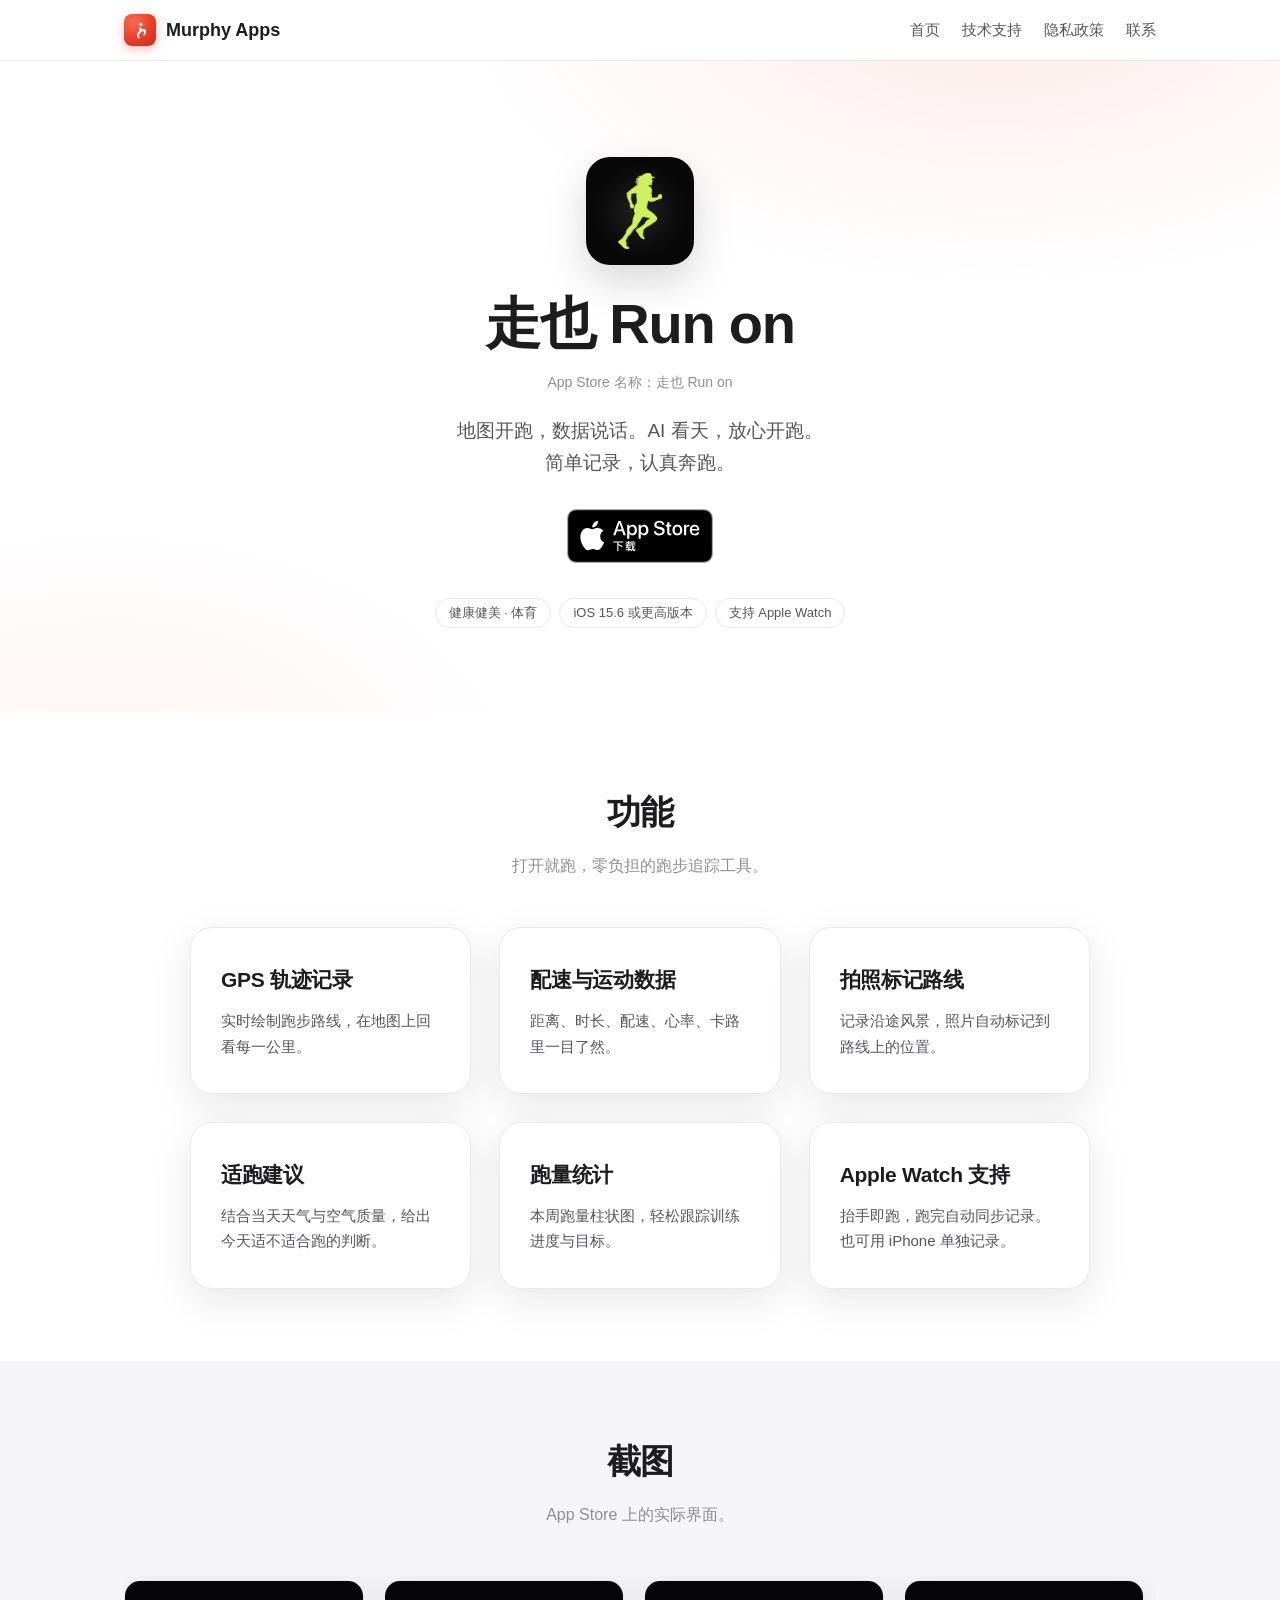
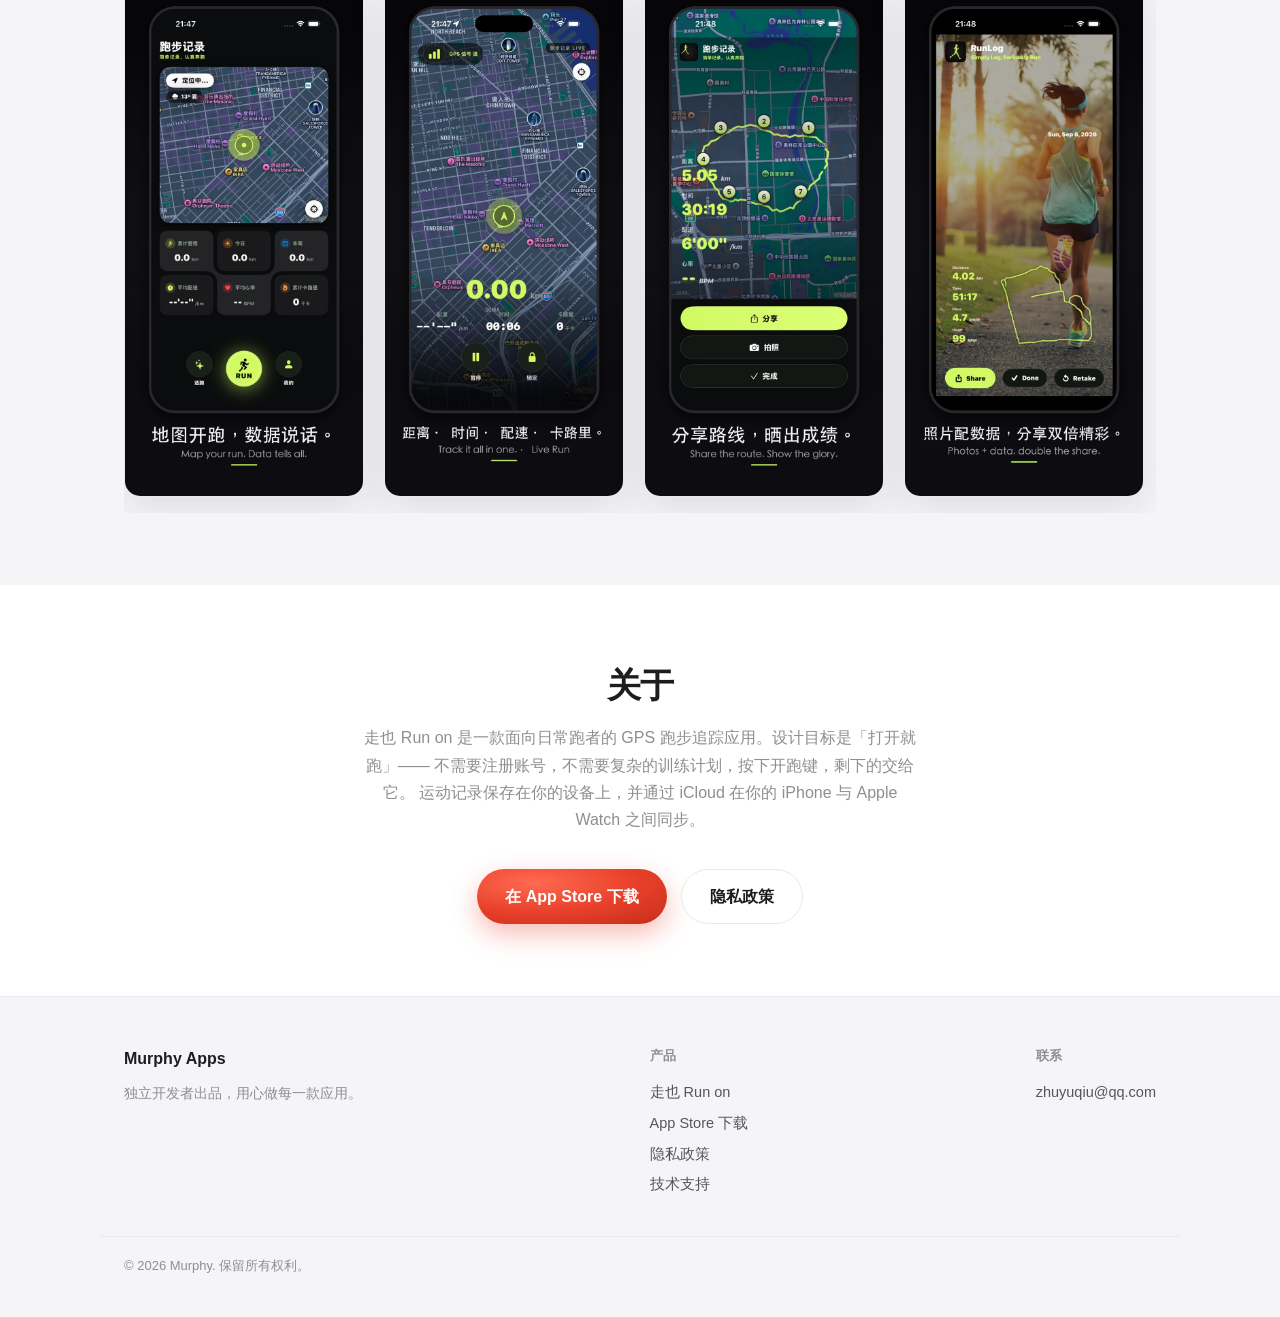
<file: index.html>
<!DOCTYPE html>
<html lang="zh-CN">
<head>
  <meta charset="UTF-8">
  <meta name="viewport" content="width=device-width, initial-scale=1.0">
  <title>走也 Run on — Murphy Apps</title>
  <meta name="description" content="走也 Run on —— GPS 跑步追踪应用。记录轨迹、配速与卡路里，拍照标记沿途风景，支持 Apple Watch。已在 App Store 上架。">
  <link rel="icon" href="assets/icon.jpg">
  <link rel="apple-touch-icon" href="assets/icon.jpg">
  <link rel="stylesheet" href="css/style.css">
</head>
<body>

<nav class="nav">
  <div class="nav-inner">
    <a class="brand" href="index.html">
      <span class="brand-icon">
        <svg viewBox="0 0 24 24"><path d="M15.5 4.5a2.2 2.2 0 1 1-4.4 0 2.2 2.2 0 0 1 4.4 0zm-4.8 3 .5 6-3.4 3.4 1.5 6.3 2.4-.6-1.1-4.6 4.6-4.6 2.3.8-1 5 2.4-.5 1.4-6.8-4.3-1.6-.8-1.8 2.5 5.2 2.9.9 8.7h-2.5l-.8-6.5-4.6-2.6-1.3-5.3 2.4-.6.9 3.6 2.6-1.9-.6-4.6 2.4-.4z"/></svg>
      </span>
      Murphy Apps
    </a>
    <div class="nav-links">
      <a href="index.html" class="hide-sm">首页</a>
      <a href="support.html" class="hide-sm">技术支持</a>
      <a href="privacy.html" class="hide-sm">隐私政策</a>
      <a href="mailto:zhuyuqiu@qq.com">联系</a>
    </div>
  </div>
</nav>

<section class="hero">
  <div class="wrap">
    <img class="hero-icon" src="assets/icon.jpg" alt="走也 Run on App 图标">
    <h1>走也 Run on</h1>
    <p class="official-name">App Store 名称：走也 Run on</p>
    <p>地图开跑，数据说话。AI 看天，放心开跑。<br>简单记录，认真奔跑。</p>
    <a class="hero-badge" href="https://apps.apple.com/cn/app/id6804603621" aria-label="在 App Store 下载 走也 Run on">
      <img src="assets/appstore-badge.svg" alt="Download on the App Store">
    </a>
    <ul class="meta-chips">
      <li>健康健美 · 体育</li>
      <li>iOS 15.6 或更高版本</li>
      <li>支持 Apple Watch</li>
    </ul>
  </div>
</section>

<section class="section">
  <div class="wrap">
    <h2 class="section-title">功能</h2>
    <p class="section-sub">打开就跑，零负担的跑步追踪工具。</p>
    <div class="card-grid">
      <div class="card">
        <h3>GPS 轨迹记录</h3>
        <p>实时绘制跑步路线，在地图上回看每一公里。</p>
      </div>
      <div class="card">
        <h3>配速与运动数据</h3>
        <p>距离、时长、配速、心率、卡路里一目了然。</p>
      </div>
      <div class="card">
        <h3>拍照标记路线</h3>
        <p>记录沿途风景，照片自动标记到路线上的位置。</p>
      </div>
      <div class="card">
        <h3>适跑建议</h3>
        <p>结合当天天气与空气质量，给出今天适不适合跑的判断。</p>
      </div>
      <div class="card">
        <h3>跑量统计</h3>
        <p>本周跑量柱状图，轻松跟踪训练进度与目标。</p>
      </div>
      <div class="card">
        <h3>Apple Watch 支持</h3>
        <p>抬手即跑，跑完自动同步记录。也可用 iPhone 单独记录。</p>
      </div>
    </div>
  </div>
</section>

<section class="section alt">
  <div class="wrap">
    <h2 class="section-title">截图</h2>
    <p class="section-sub">App Store 上的实际界面。</p>
    <div class="shots">
      <img src="assets/shot-1.jpg" alt="走也 Run on：地图开跑与运动数据" loading="lazy">
      <img src="assets/shot-2.jpg" alt="走也 Run on：跑步记录详情" loading="lazy">
      <img src="assets/shot-3.jpg" alt="走也 Run on：路线与数据" loading="lazy">
      <img src="assets/shot-4.jpg" alt="走也 Run on：分享卡片" loading="lazy">
    </div>
  </div>
</section>

<section class="section">
  <div class="wrap">
    <h2 class="section-title">关于</h2>
    <p class="section-sub" style="margin-bottom:0;">
      走也 Run on 是一款面向日常跑者的 GPS 跑步追踪应用。设计目标是「打开就跑」——
      不需要注册账号，不需要复杂的训练计划，按下开跑键，剩下的交给它。
      运动记录保存在你的设备上，并通过 iCloud 在你的 iPhone 与 Apple Watch 之间同步。
    </p>
    <div class="hero-cta">
      <a class="btn btn-primary" href="https://apps.apple.com/cn/app/id6804603621">在 App Store 下载</a>
      <a class="btn btn-ghost" href="privacy.html">隐私政策</a>
    </div>
  </div>
</section>

<footer class="footer">
  <div class="footer-inner">
    <div>
      <div class="f-brand">Murphy Apps</div>
      <p style="color:var(--ink-faint);font-size:14px;max-width:300px;">独立开发者出品，用心做每一款应用。</p>
    </div>
    <div class="f-col">
      <h5>产品</h5>
      <a href="index.html">走也 Run on</a>
      <a href="https://apps.apple.com/cn/app/id6804603621">App Store 下载</a>
      <a href="privacy.html">隐私政策</a>
      <a href="support.html">技术支持</a>
    </div>
    <div class="f-col">
      <h5>联系</h5>
      <a href="mailto:zhuyuqiu@qq.com">zhuyuqiu@qq.com</a>
    </div>
  </div>
  <div class="f-bottom">
    <span>© 2026 Murphy. 保留所有权利。</span>
  </div>
</footer>

</body>
</html>
</file>
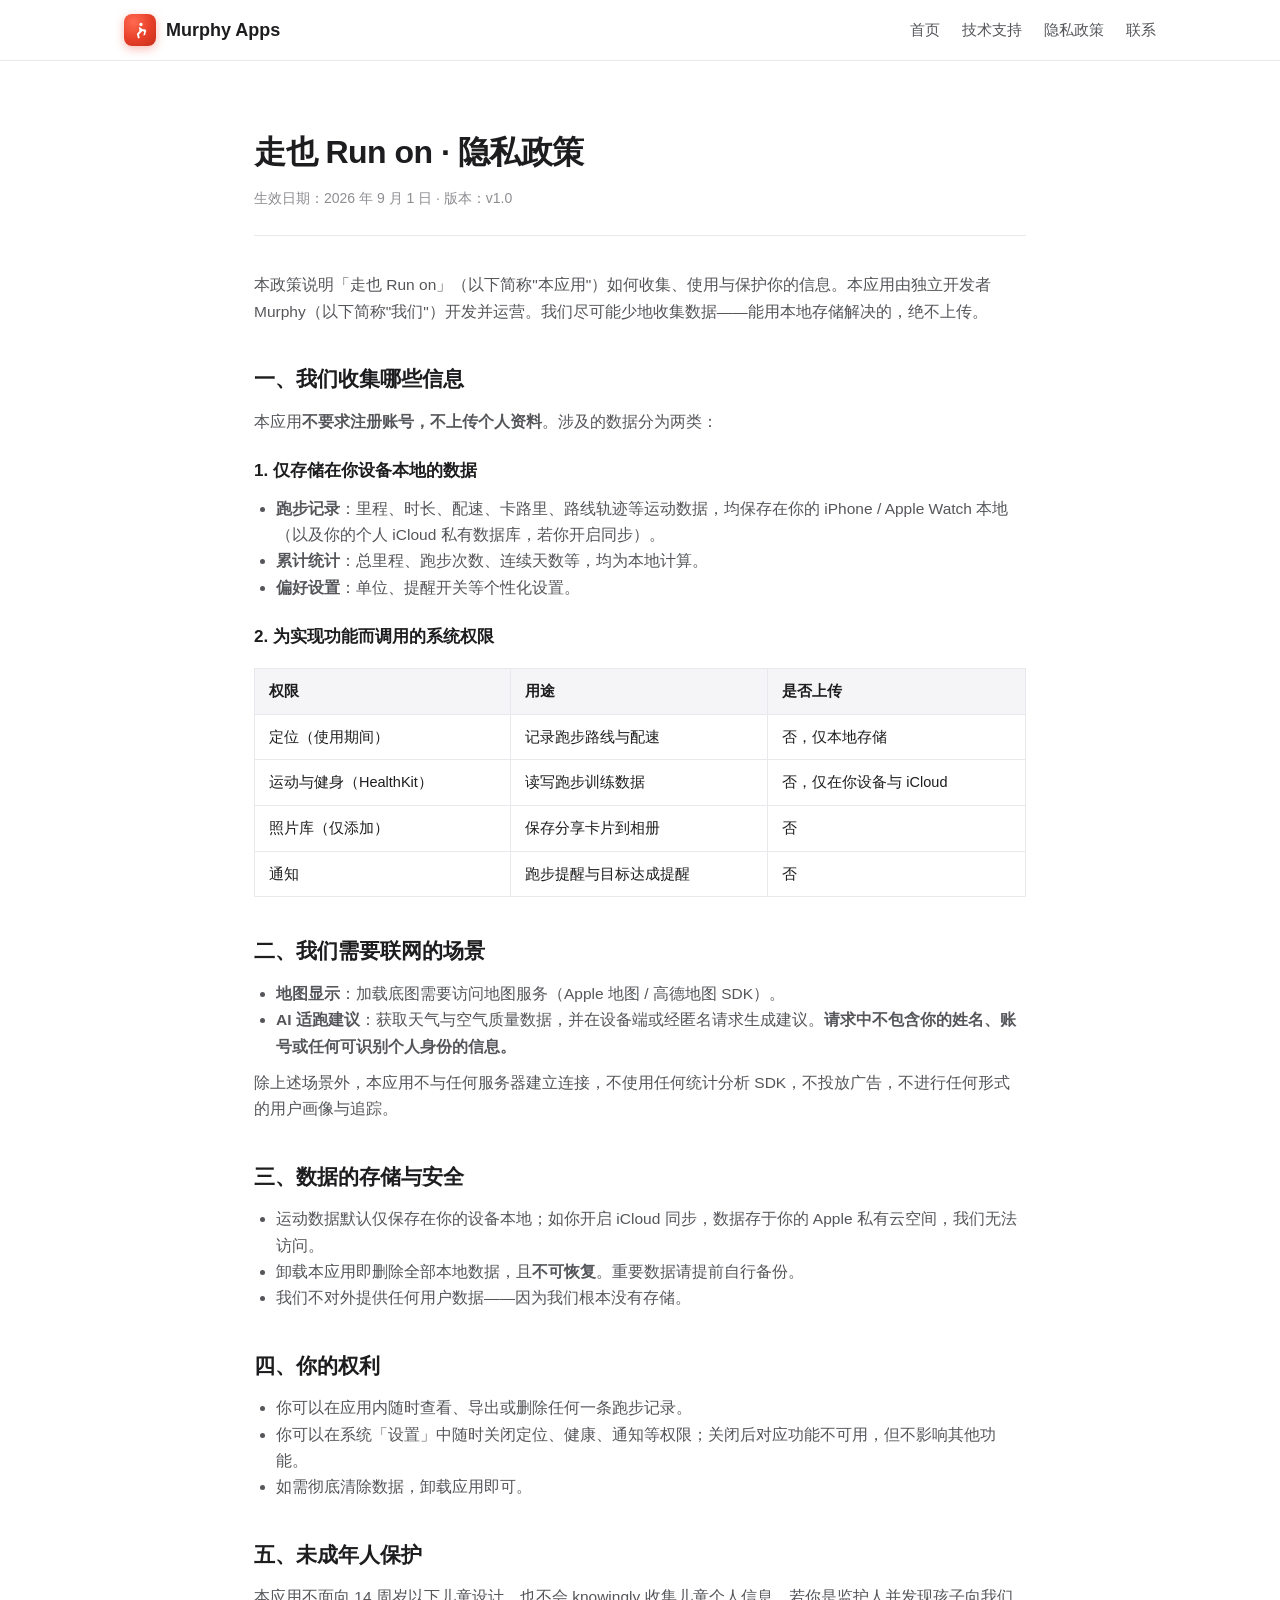
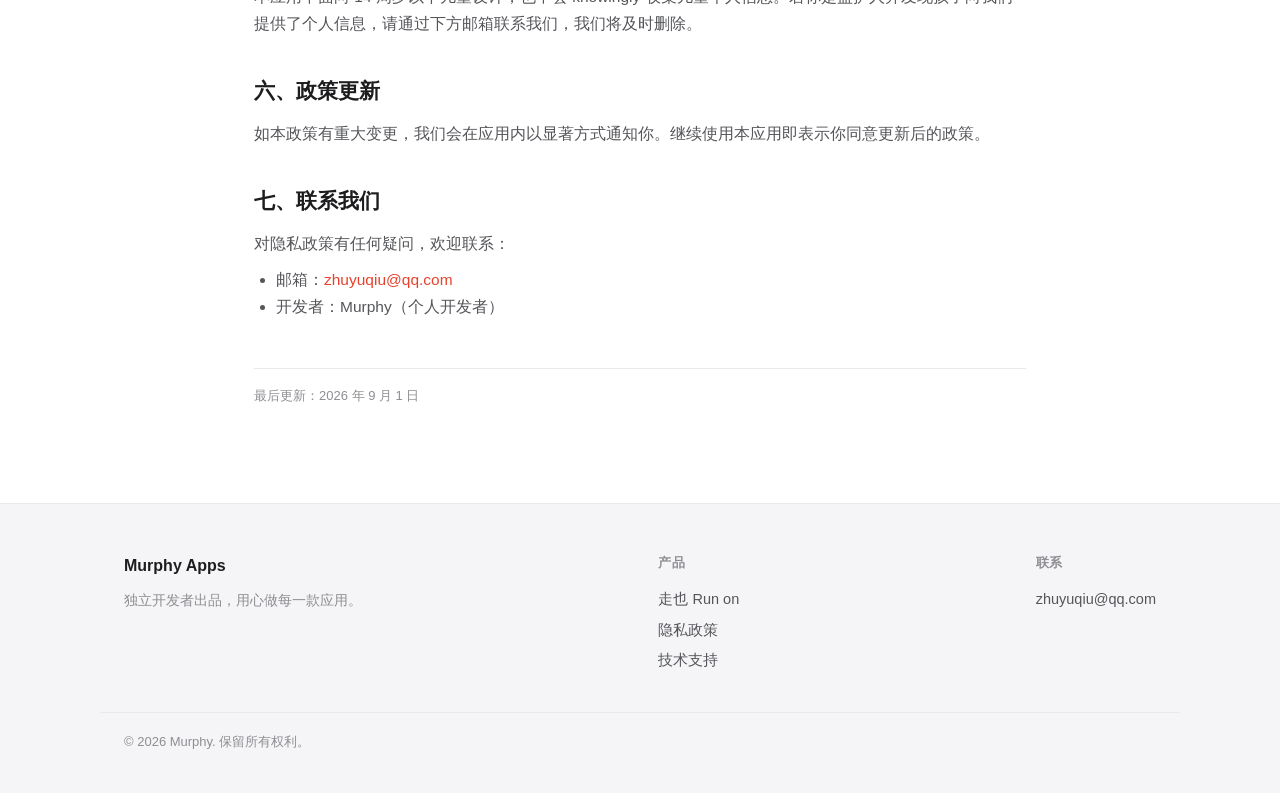
<file: privacy.html>
<!DOCTYPE html>
<html lang="zh-CN">
<head>
  <meta charset="UTF-8">
  <meta name="viewport" content="width=device-width, initial-scale=1.0">
  <title>隐私政策 · 走也 Run on — Murphy Apps</title>
  <link rel="stylesheet" href="css/style.css">
</head>
<body>

<nav class="nav">
  <div class="nav-inner">
    <a class="brand" href="index.html">
      <span class="brand-icon">
        <svg viewBox="0 0 24 24"><path d="M15.5 4.5a2.2 2.2 0 1 1-4.4 0 2.2 2.2 0 0 1 4.4 0zm-4.8 3 .5 6-3.4 3.4 1.5 6.3 2.4-.6-1.1-4.6 4.6-4.6 2.3.8-1 5 2.4-.5 1.4-6.8-4.3-1.6-.8-1.8 2.5 5.2 2.9.9 8.7h-2.5l-.8-6.5-4.6-2.6-1.3-5.3 2.4-.6.9 3.6 2.6-1.9-.6-4.6 2.4-.4z"/></svg>
      </span>
      Murphy Apps
    </a>
    <div class="nav-links">
      <a href="index.html" class="hide-sm">首页</a>
      <a href="support.html" class="hide-sm">技术支持</a>
      <a href="privacy.html" class="hide-sm">隐私政策</a>
      <a href="mailto:zhuyuqiu@qq.com">联系</a>
    </div>
  </div>
</nav>

<article class="doc">
  <div class="doc-header">
    <h1>走也 Run on · 隐私政策</h1>
    <div class="meta">生效日期：2026 年 9 月 1 日 · 版本：v1.0</div>
  </div>

  <p>本政策说明「走也 Run on」（以下简称"本应用"）如何收集、使用与保护你的信息。本应用由独立开发者 Murphy（以下简称"我们"）开发并运营。我们尽可能少地收集数据——能用本地存储解决的，绝不上传。</p>

  <h2>一、我们收集哪些信息</h2>
  <p>本应用<strong>不要求注册账号，不上传个人资料</strong>。涉及的数据分为两类：</p>
  <h3>1. 仅存储在你设备本地的数据</h3>
  <ul>
    <li><strong>跑步记录</strong>：里程、时长、配速、卡路里、路线轨迹等运动数据，均保存在你的 iPhone / Apple Watch 本地（以及你的个人 iCloud 私有数据库，若你开启同步）。</li>
    <li><strong>累计统计</strong>：总里程、跑步次数、连续天数等，均为本地计算。</li>
    <li><strong>偏好设置</strong>：单位、提醒开关等个性化设置。</li>
  </ul>
  <h3>2. 为实现功能而调用的系统权限</h3>
  <table>
    <tr><th>权限</th><th>用途</th><th>是否上传</th></tr>
    <tr><td>定位（使用期间）</td><td>记录跑步路线与配速</td><td>否，仅本地存储</td></tr>
    <tr><td>运动与健身（HealthKit）</td><td>读写跑步训练数据</td><td>否，仅在你设备与 iCloud</td></tr>
    <tr><td>照片库（仅添加）</td><td>保存分享卡片到相册</td><td>否</td></tr>
    <tr><td>通知</td><td>跑步提醒与目标达成提醒</td><td>否</td></tr>
  </table>

  <h2>二、我们需要联网的场景</h2>
  <ul>
    <li><strong>地图显示</strong>：加载底图需要访问地图服务（Apple 地图 / 高德地图 SDK）。</li>
    <li><strong>AI 适跑建议</strong>：获取天气与空气质量数据，并在设备端或经匿名请求生成建议。<strong>请求中不包含你的姓名、账号或任何可识别个人身份的信息。</strong></li>
  </ul>
  <p>除上述场景外，本应用不与任何服务器建立连接，不使用任何统计分析 SDK，不投放广告，不进行任何形式的用户画像与追踪。</p>

  <h2>三、数据的存储与安全</h2>
  <ul>
    <li>运动数据默认仅保存在你的设备本地；如你开启 iCloud 同步，数据存于你的 Apple 私有云空间，我们无法访问。</li>
    <li>卸载本应用即删除全部本地数据，且<strong>不可恢复</strong>。重要数据请提前自行备份。</li>
    <li>我们不对外提供任何用户数据——因为我们根本没有存储。</li>
  </ul>

  <h2>四、你的权利</h2>
  <ul>
    <li>你可以在应用内随时查看、导出或删除任何一条跑步记录。</li>
    <li>你可以在系统「设置」中随时关闭定位、健康、通知等权限；关闭后对应功能不可用，但不影响其他功能。</li>
    <li>如需彻底清除数据，卸载应用即可。</li>
  </ul>

  <h2>五、未成年人保护</h2>
  <p>本应用不面向 14 周岁以下儿童设计，也不会 knowingly 收集儿童个人信息。若你是监护人并发现孩子向我们提供了个人信息，请通过下方邮箱联系我们，我们将及时删除。</p>

  <h2>六、政策更新</h2>
  <p>如本政策有重大变更，我们会在应用内以显著方式通知你。继续使用本应用即表示你同意更新后的政策。</p>

  <h2>七、联系我们</h2>
  <p>对隐私政策有任何疑问，欢迎联系：</p>
  <ul>
    <li>邮箱：<a href="mailto:zhuyuqiu@qq.com">zhuyuqiu@qq.com</a></li>
    <li>开发者：Murphy（个人开发者）</li>
  </ul>

  <p class="updated">最后更新：2026 年 9 月 1 日</p>
</article>

<footer class="footer">
  <div class="footer-inner">
    <div>
      <div class="f-brand">Murphy Apps</div>
      <p style="color:var(--ink-faint);font-size:14px;max-width:300px;">独立开发者出品，用心做每一款应用。</p>
    </div>
    <div class="f-col">
      <h5>产品</h5>
      <a href="index.html">走也 Run on</a>
      <a href="privacy.html">隐私政策</a>
      <a href="support.html">技术支持</a>
    </div>
    <div class="f-col">
      <h5>联系</h5>
      <a href="mailto:zhuyuqiu@qq.com">zhuyuqiu@qq.com</a>
    </div>
  </div>
  <div class="f-bottom">
    <span>© 2026 Murphy. 保留所有权利。</span>
  </div>
</footer>

</body>
</html>
</file>
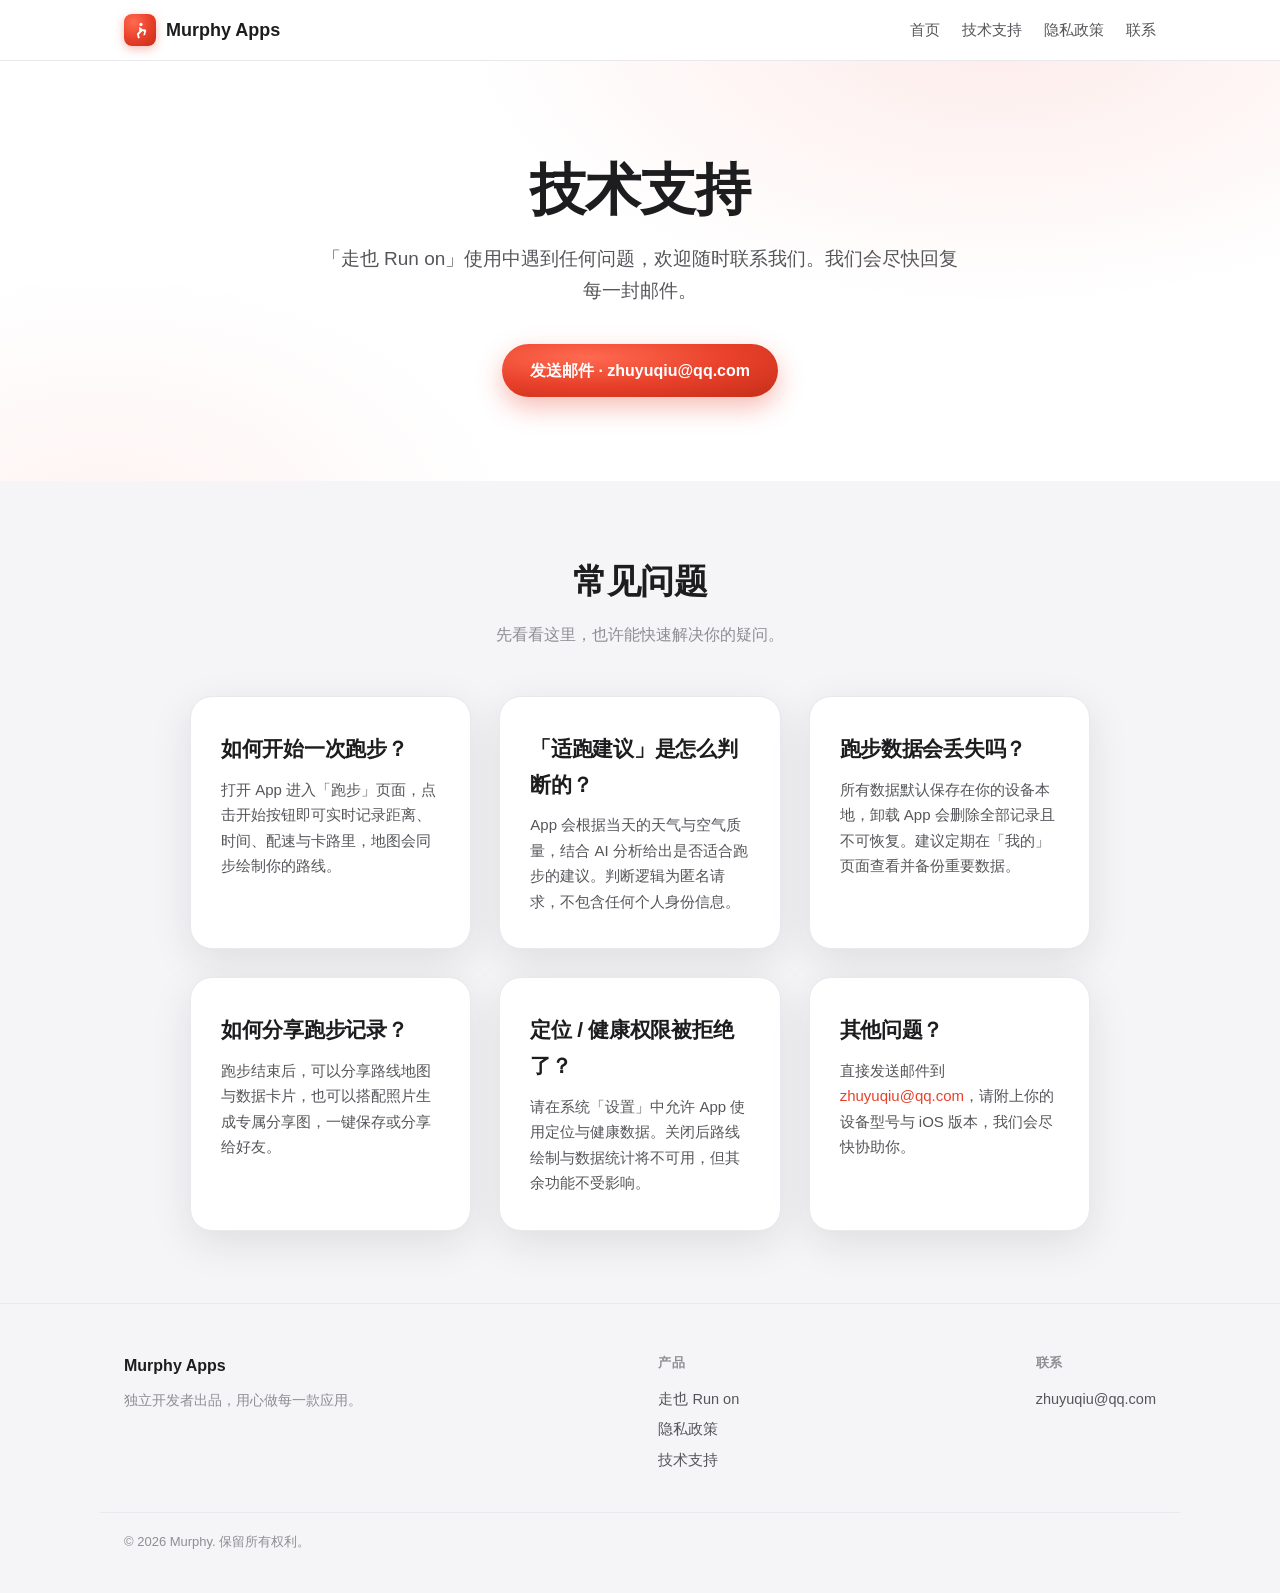
<file: support.html>
<!DOCTYPE html>
<html lang="zh-CN">
<head>
  <meta charset="UTF-8">
  <meta name="viewport" content="width=device-width, initial-scale=1.0">
  <title>技术支持 · 走也 Run on — Murphy Apps</title>
  <link rel="stylesheet" href="css/style.css">
</head>
<body>

<nav class="nav">
  <div class="nav-inner">
    <a class="brand" href="index.html">
      <span class="brand-icon">
        <svg viewBox="0 0 24 24"><path d="M15.5 4.5a2.2 2.2 0 1 1-4.4 0 2.2 2.2 0 0 1 4.4 0zm-4.8 3 .5 6-3.4 3.4 1.5 6.3 2.4-.6-1.1-4.6 4.6-4.6 2.3.8-1 5 2.4-.5 1.4-6.8-4.3-1.6-.8-1.8 2.5 5.2 2.9.9 8.7h-2.5l-.8-6.5-4.6-2.6-1.3-5.3 2.4-.6.9 3.6 2.6-1.9-.6-4.6 2.4-.4z"/></svg>
      </span>
      Murphy Apps
    </a>
    <div class="nav-links">
      <a href="index.html" class="hide-sm">首页</a>
      <a href="support.html" class="hide-sm">技术支持</a>
      <a href="privacy.html" class="hide-sm">隐私政策</a>
      <a href="mailto:zhuyuqiu@qq.com">联系</a>
    </div>
  </div>
</nav>

<section class="hero">
  <div class="wrap">
    <h1>技术支持</h1>
    <p>「走也 Run on」使用中遇到任何问题，欢迎随时联系我们。我们会尽快回复每一封邮件。</p>
    <div class="hero-cta">
      <a class="btn btn-primary" href="mailto:zhuyuqiu@qq.com">发送邮件 · zhuyuqiu@qq.com</a>
    </div>
  </div>
</section>

<section class="section alt">
  <div class="wrap">
    <h2 class="section-title">常见问题</h2>
    <p class="section-sub">先看看这里，也许能快速解决你的疑问。</p>
    <div class="card-grid">
      <div class="card">
        <h3>如何开始一次跑步？</h3>
        <p>打开 App 进入「跑步」页面，点击开始按钮即可实时记录距离、时间、配速与卡路里，地图会同步绘制你的路线。</p>
      </div>
      <div class="card">
        <h3>「适跑建议」是怎么判断的？</h3>
        <p>App 会根据当天的天气与空气质量，结合 AI 分析给出是否适合跑步的建议。判断逻辑为匿名请求，不包含任何个人身份信息。</p>
      </div>
      <div class="card">
        <h3>跑步数据会丢失吗？</h3>
        <p>所有数据默认保存在你的设备本地，卸载 App 会删除全部记录且不可恢复。建议定期在「我的」页面查看并备份重要数据。</p>
      </div>
      <div class="card">
        <h3>如何分享跑步记录？</h3>
        <p>跑步结束后，可以分享路线地图与数据卡片，也可以搭配照片生成专属分享图，一键保存或分享给好友。</p>
      </div>
      <div class="card">
        <h3>定位 / 健康权限被拒绝了？</h3>
        <p>请在系统「设置」中允许 App 使用定位与健康数据。关闭后路线绘制与数据统计将不可用，但其余功能不受影响。</p>
      </div>
      <div class="card">
        <h3>其他问题？</h3>
        <p>直接发送邮件到 <a href="mailto:zhuyuqiu@qq.com">zhuyuqiu@qq.com</a>，请附上你的设备型号与 iOS 版本，我们会尽快协助你。</p>
      </div>
    </div>
  </div>
</section>

<footer class="footer">
  <div class="footer-inner">
    <div>
      <div class="f-brand">Murphy Apps</div>
      <p style="color:var(--ink-faint);font-size:14px;max-width:300px;">独立开发者出品，用心做每一款应用。</p>
    </div>
    <div class="f-col">
      <h5>产品</h5>
      <a href="index.html">走也 Run on</a>
      <a href="privacy.html">隐私政策</a>
      <a href="support.html">技术支持</a>
    </div>
    <div class="f-col">
      <h5>联系</h5>
      <a href="mailto:zhuyuqiu@qq.com">zhuyuqiu@qq.com</a>
    </div>
  </div>
  <div class="f-bottom">
    <span>© 2026 Murphy. 保留所有权利。</span>
  </div>
</footer>

</body>
</html>
</file>
<file: css/style.css>
/* ===== 走也 Run on · 技术支持/隐私政策 站点样式 =====
   与 App 图标一致：红底径向渐变 + 白色剪影 + 大圆角 + 简洁排版 */

:root {
  --red: #E8402A;
  --red-deep: #C22B18;
  --red-grad: radial-gradient(120% 120% at 30% 25%, #FF6A50 0%, #E8402A 45%, #B72713 100%);
  --ink: #1D1D1F;
  --ink-soft: #55565A;
  --ink-faint: #8E8E93;
  --bg: #FFFFFF;
  --bg-soft: #F5F5F7;
  --card: #FFFFFF;
  --line: #E8E8ED;
  --radius: 22px;
  --shadow: 0 12px 40px rgba(29, 29, 31, .10);
  --maxw: 1080px;
}

* { margin: 0; padding: 0; box-sizing: border-box; }

body {
  font-family: -apple-system, BlinkMacSystemFont, "SF Pro SC", "PingFang SC",
    "Helvetica Neue", "Microsoft YaHei", sans-serif;
  color: var(--ink);
  background: var(--bg);
  line-height: 1.7;
  -webkit-font-smoothing: antialiased;
}

a { color: var(--red); text-decoration: none; }
a:hover { text-decoration: underline; }

.wrap { max-width: var(--maxw); margin: 0 auto; padding: 0 24px; }

/* ---------- 导航 ---------- */
.nav {
  position: sticky; top: 0; z-index: 100;
  background: rgba(255, 255, 255, .82);
  backdrop-filter: saturate(180%) blur(20px);
  -webkit-backdrop-filter: saturate(180%) blur(20px);
  border-bottom: 1px solid var(--line);
}
.nav-inner {
  max-width: var(--maxw); margin: 0 auto; padding: 0 24px;
  height: 60px; display: flex; align-items: center; gap: 28px;
}
.brand { display: flex; align-items: center; gap: 10px; font-weight: 700; font-size: 18px; color: var(--ink); }
.brand:hover { text-decoration: none; }
.brand-icon {
  width: 32px; height: 32px; border-radius: 8px;
  background: var(--red-grad);
  display: inline-flex; align-items: center; justify-content: center;
  box-shadow: 0 3px 10px rgba(232, 64, 42, .35);
}
.brand-icon svg { width: 18px; height: 18px; fill: #fff; }
.nav-links { display: flex; gap: 22px; margin-left: auto; font-size: 15px; }
.nav-links a { color: var(--ink-soft); }
.nav-links a:hover { color: var(--ink); text-decoration: none; }
@media (max-width: 640px) { .nav-links .hide-sm { display: none; } }

/* ---------- Hero ---------- */
.hero {
  padding: 96px 0 84px;
  background:
    radial-gradient(900px 480px at 78% -10%, rgba(232, 64, 42, .10), transparent 60%),
    radial-gradient(700px 420px at 8% 110%, rgba(232, 64, 42, .06), transparent 60%);
  text-align: center;
}
.hero h1 { font-size: clamp(34px, 6vw, 56px); font-weight: 800; letter-spacing: -1.2px; line-height: 1.18; }
.hero p { color: var(--ink-soft); font-size: 19px; max-width: 640px; margin: 20px auto 0; }
.hero-cta { margin-top: 36px; display: flex; gap: 14px; justify-content: center; flex-wrap: wrap; }

.btn {
  display: inline-flex; align-items: center; gap: 8px;
  padding: 13px 28px; border-radius: 999px;
  font-size: 16px; font-weight: 600; cursor: pointer;
  transition: transform .18s ease, box-shadow .18s ease;
  border: none;
}
.btn:hover { text-decoration: none; transform: translateY(-2px); }
.btn-primary { background: var(--red-grad); color: #fff; box-shadow: 0 10px 26px rgba(232, 64, 42, .35); }
.btn-primary:hover { box-shadow: 0 14px 32px rgba(232, 64, 42, .45); }
.btn-ghost { background: #fff; color: var(--ink); border: 1.5px solid var(--line); }
.btn-ghost:hover { border-color: var(--ink-faint); }

/* ---------- 卡片区 ---------- */
.section { padding: 72px 0; }
.section.alt { background: var(--bg-soft); }
.section-title { font-size: 34px; font-weight: 800; letter-spacing: -0.5px; text-align: center; }
.section-sub { color: var(--ink-faint); text-align: center; margin: 10px auto 48px; max-width: 560px; font-size: 16px; }

.card-grid { display: grid; grid-template-columns: repeat(auto-fit, minmax(280px, 1fr)); gap: 28px; max-width: 900px; margin: 0 auto; }
.card {
  background: var(--card); border-radius: var(--radius); padding: 34px 30px;
  box-shadow: var(--shadow); border: 1px solid var(--line);
  transition: transform .2s ease;
}
.card:hover { transform: translateY(-6px); }
.card h3 { font-size: 21px; font-weight: 800; letter-spacing: -.3px; margin-bottom: 10px; }
.card p { color: var(--ink-soft); font-size: 15px; }
.card a.btn { margin-top: 18px; }

/* ---------- 法律文档页 ---------- */
.doc { max-width: 820px; margin: 0 auto; padding: 64px 24px 96px; }
.doc-header { border-bottom: 1px solid var(--line); padding-bottom: 24px; margin-bottom: 36px; }
.doc-header h1 { font-size: 32px; font-weight: 800; letter-spacing: -.5px; }
.doc-header .meta { color: var(--ink-faint); font-size: 14px; margin-top: 8px; }
.doc h2 { font-size: 21px; font-weight: 700; margin: 36px 0 12px; }
.doc h3 { font-size: 17px; font-weight: 700; margin: 22px 0 8px; }
.doc p, .doc li { color: var(--ink-soft); font-size: 15.5px; }
.doc ul, .doc ol { padding-left: 22px; margin: 10px 0; }
.doc table { width: 100%; border-collapse: collapse; margin: 16px 0; font-size: 14.5px; }
.doc th, .doc td { border: 1px solid var(--line); padding: 10px 14px; text-align: left; }
.doc th { background: var(--bg-soft); font-weight: 600; }
.doc .updated { color: var(--ink-faint); font-size: 13px; margin-top: 48px; border-top: 1px solid var(--line); padding-top: 16px; }

/* ---------- 页脚 ---------- */
.footer { background: var(--bg-soft); border-top: 1px solid var(--line); padding: 48px 0 40px; }
.footer-inner {
  max-width: var(--maxw); margin: 0 auto; padding: 0 24px;
  display: flex; flex-wrap: wrap; gap: 32px; justify-content: space-between;
}
.footer .f-brand { font-weight: 700; font-size: 16px; margin-bottom: 10px; }
.footer .f-col h5 { font-size: 13px; text-transform: uppercase; letter-spacing: .06em; color: var(--ink-faint); margin-bottom: 10px; }
.footer .f-col a { display: block; color: var(--ink-soft); font-size: 14.5px; padding: 3px 0; }
.footer .f-bottom {
  max-width: var(--maxw); margin: 36px auto 0; padding: 18px 24px 0;
  border-top: 1px solid var(--line); color: var(--ink-faint); font-size: 13px;
  display: flex; justify-content: space-between; flex-wrap: wrap; gap: 8px;
}

/* ---------- 首页产品展示区（2026-09-17 新增：应用官网需要有下载入口 + 应用介绍） ---------- */
.hero-icon {
  width: 108px; height: 108px; border-radius: 24px; display: block;
  margin: 0 auto 26px; box-shadow: 0 16px 40px rgba(29, 29, 31, .18);
}
.hero .official-name { font-size: 14px; color: var(--ink-faint); margin-top: 14px; }
.hero-badge { display: inline-block; margin-top: 30px; }
.hero-badge img { height: 54px; width: auto; display: block; }
.hero-badge:hover { text-decoration: none; }
.hero-badge:hover img { opacity: .86; }
.meta-chips {
  display: flex; flex-wrap: wrap; gap: 8px; justify-content: center;
  margin-top: 26px; list-style: none; padding: 0;
}
.meta-chips li {
  font-size: 13px; color: var(--ink-soft); line-height: 1.6;
  border: 1px solid var(--line); border-radius: 999px; padding: 4px 13px;
}
.shots {
  display: flex; gap: 20px; overflow-x: auto; padding: 4px 0 16px;
  scroll-snap-type: x mandatory;
}
.shots img {
  width: 240px; flex: 0 0 auto; display: block; border-radius: 16px;
  border: 1px solid var(--line); box-shadow: var(--shadow);
  scroll-snap-align: start;
}
</file>
